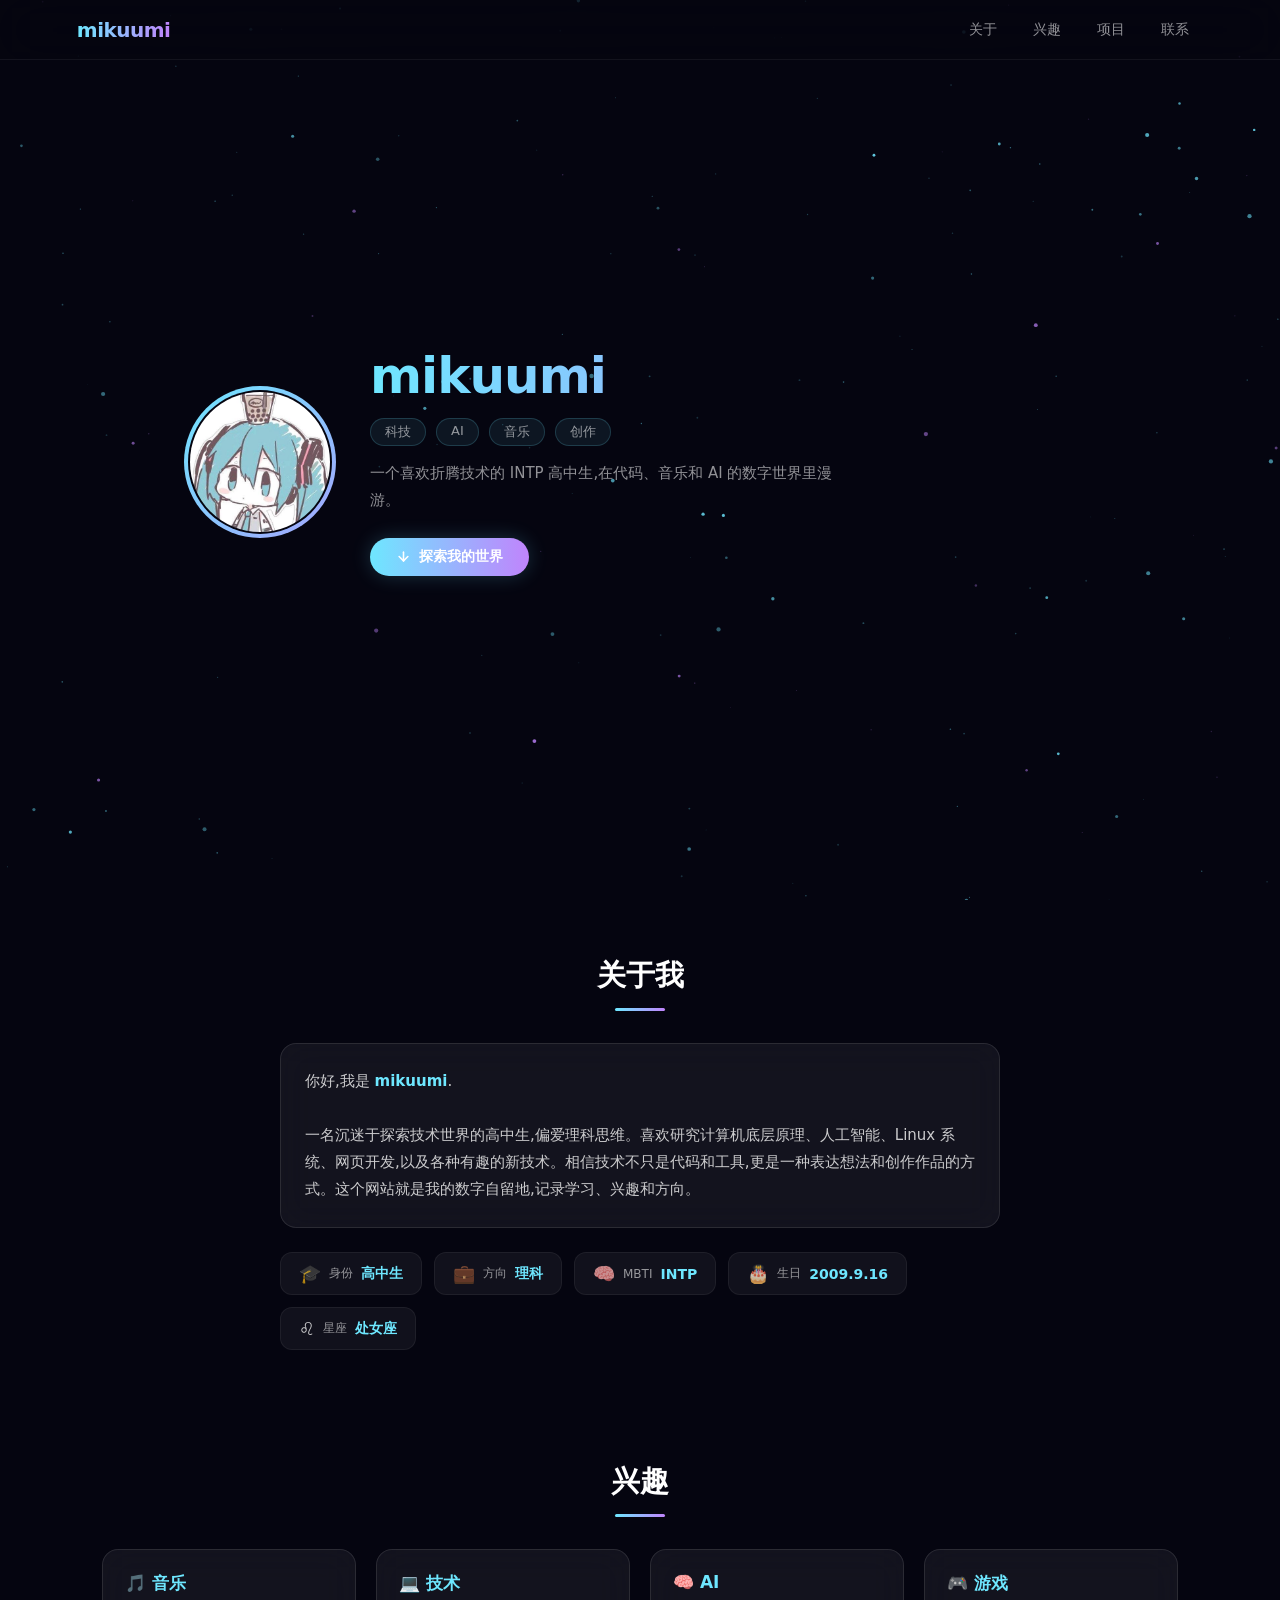
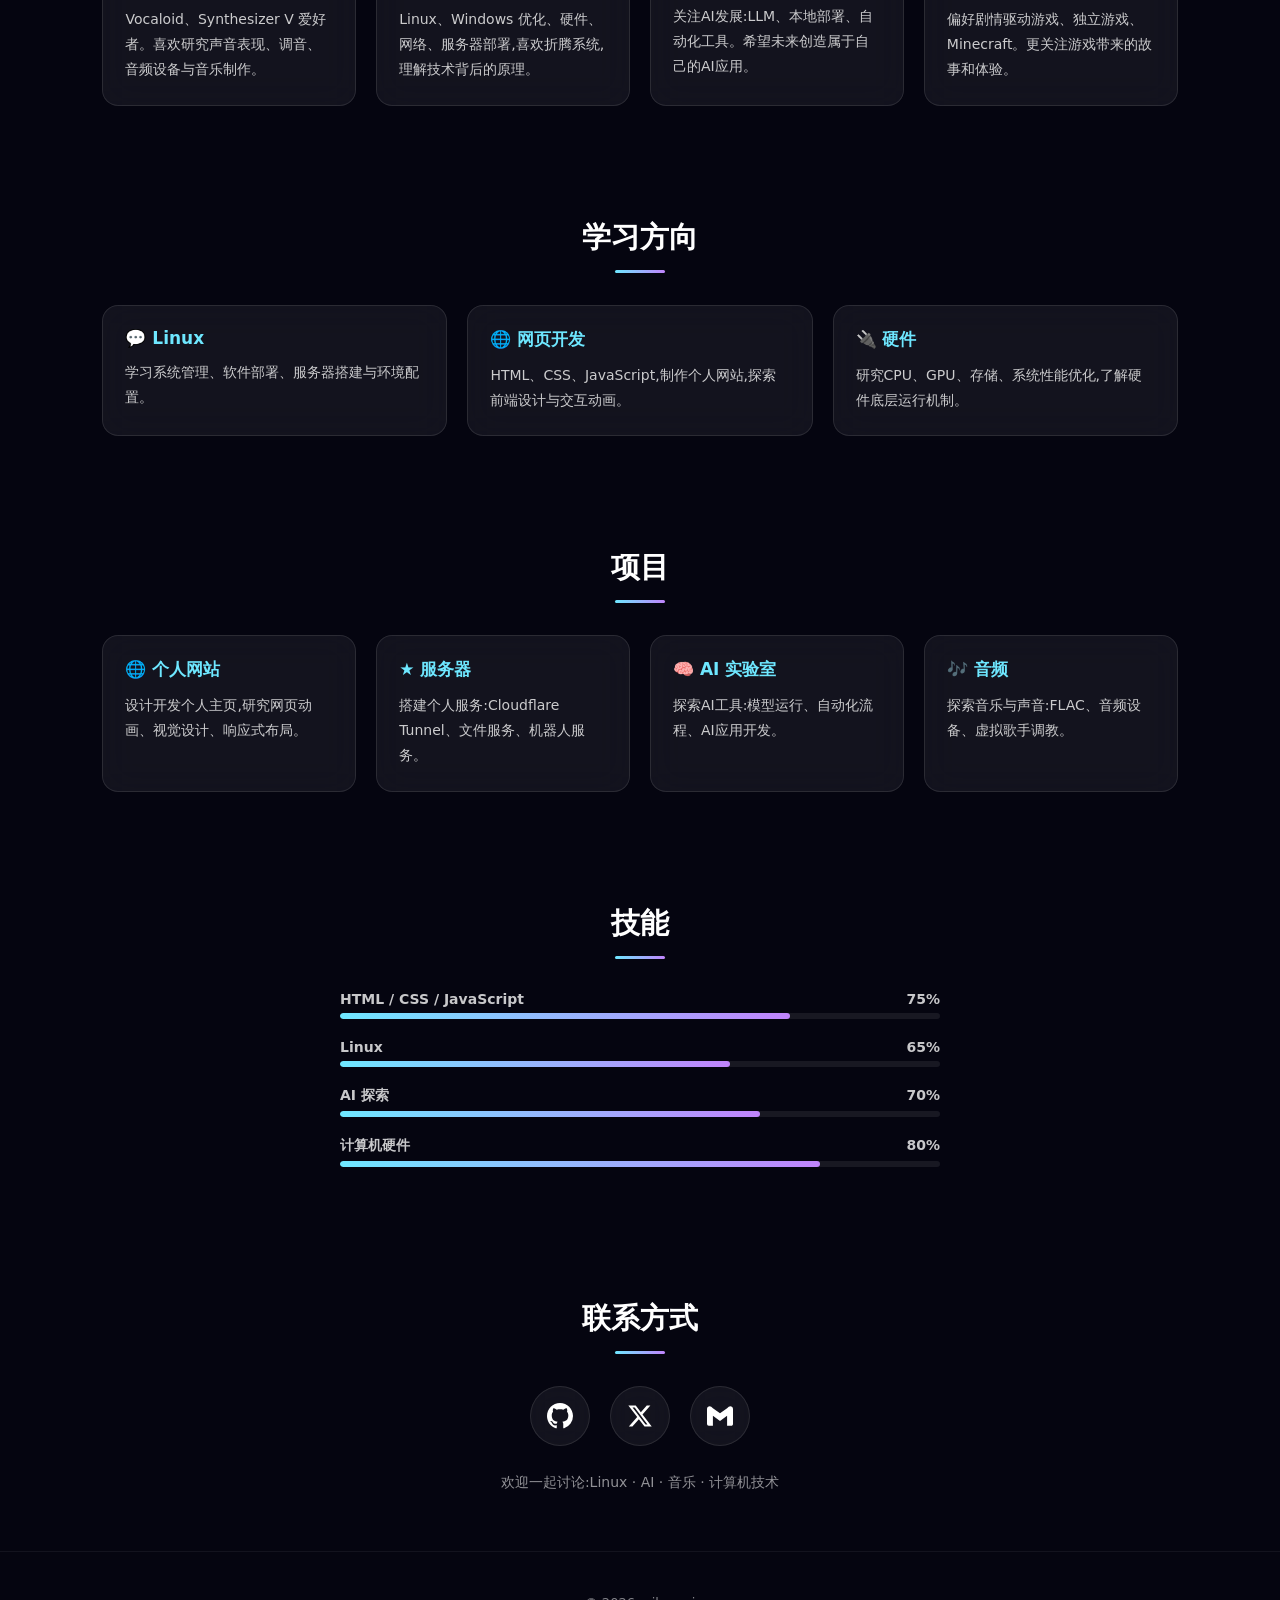
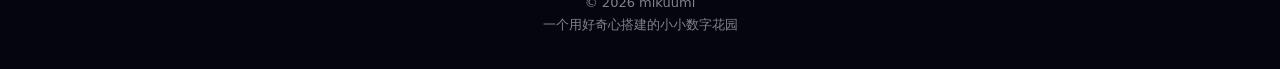
<file: index.html>
<!DOCTYPE html>
<html lang="zh-CN">
<head>
  <meta charset="UTF-8">
  <meta name="viewport" content="width=device-width, initial-scale=1.0">
  <title>mikuumi | 数字空间</title>
  <meta name="description" content="mikuumi 的个人数字空间——一个喜欢折腾技术的 INTP 高中生,在代码、音乐和 AI 的数字世界里漫游。关注 Linux、AI、硬件与虚拟歌手音乐。">
  <meta name="theme-color" content="#050510">
  <meta name="color-scheme" content="dark">
  <link rel="canonical" href="https://a.gugugagaea.de5.net/">
  <!-- Open Graph -->
  <meta property="og:type" content="website">
  <meta property="og:site_name" content="mikuumi">
  <meta property="og:title" content="mikuumi | 数字空间">
  <meta property="og:description" content="一个喜欢折腾技术的 INTP 高中生,在代码、音乐和 AI 的数字世界里漫游。">
  <meta property="og:url" content="https://a.gugugagaea.de5.net/">
  <meta property="og:image" content="https://a.gugugagaea.de5.net/%E5%9B%BE%E5%83%8F.png">
  <!-- 图标与样式 -->
  <link rel="icon" type="image/svg+xml" href="assets/favicon.svg">
  <link rel="stylesheet" href="css/style.css">
  <noscript><style>.reveal{opacity:1;transform:none}</style></noscript>
  <script src="js/main.js" defer></script>
</head>
<body>
  <canvas id="stars" aria-hidden="true"></canvas>
  <div class="cursor-glow" aria-hidden="true"></div>

  <header>
    <nav class="nav" aria-label="主导航">
      <a class="logo" href="#" aria-label="回到顶部">mikuumi</a>
      <div class="nav-links">
        <a href="#about">关于</a>
        <a href="#interest">兴趣</a>
        <a href="#project">项目</a>
        <a href="#contact">联系</a>
      </div>
    </nav>
  </header>

  <main>
    <!-- Hero -->
    <section class="hero" id="hero">
      <div class="hero-inner">
        <div class="avatar-wrapper rise" style="--d:.05s">
          <div class="avatar-ring"></div>
          <img src="图像.png" alt="mikuumi 的头像" class="avatar-svg" width="140" height="140" fetchpriority="high" decoding="async">
        </div>
        <div class="hero-text">
          <h1 class="rise" style="--d:.15s">mikuumi</h1>
          <ul class="hero-tags rise" style="--d:.25s">
            <li class="hero-tag">科技</li>
            <li class="hero-tag">AI</li>
            <li class="hero-tag">音乐</li>
            <li class="hero-tag">创作</li>
          </ul>
          <p class="hero-desc rise" style="--d:.35s">一个喜欢折腾技术的 INTP 高中生,在代码、音乐和 AI 的数字世界里漫游。</p>
          <a href="#about" class="btn-primary rise" style="--d:.45s">
            <svg viewBox="0 0 24 24" fill="none" stroke="currentColor" stroke-width="2.5" stroke-linecap="round" stroke-linejoin="round" aria-hidden="true"><line x1="12" y1="5" x2="12" y2="19"/><polyline points="19 12 12 19 5 12"/></svg>
            探索我的世界
          </a>
        </div>
      </div>
    </section>

    <!-- 关于我 -->
    <section id="about" class="reveal">
      <h2 class="section-title">关于我</h2>
      <div class="about-grid">
        <div class="about-bio">你好,我是 <b>mikuumi</b>.<br><br>一名沉迷于探索技术世界的高中生,偏爱理科思维。喜欢研究计算机底层原理、人工智能、Linux 系统、网页开发,以及各种有趣的新技术。相信技术不只是代码和工具,更是一种表达想法和创作作品的方式。这个网站就是我的数字自留地,记录学习、兴趣和方向。</div>
        <div class="about-info">
          <div class="about-badge"><span class="badge-icon" aria-hidden="true">🎓</span><span class="badge-label">身份</span><span class="badge-value">高中生</span></div>
          <div class="about-badge"><span class="badge-icon" aria-hidden="true">💼</span><span class="badge-label">方向</span><span class="badge-value">理科</span></div>
          <div class="about-badge"><span class="badge-icon" aria-hidden="true">🧠</span><span class="badge-label">MBTI</span><span class="badge-value">INTP</span></div>
          <div class="about-badge"><span class="badge-icon" aria-hidden="true">🎂</span><span class="badge-label">生日</span><span class="badge-value">2009.9.16</span></div>
          <div class="about-badge"><span class="badge-icon" aria-hidden="true">♌</span><span class="badge-label">星座</span><span class="badge-value">处女座</span></div>
        </div>
      </div>
    </section>

    <!-- 兴趣 -->
    <section id="interest" class="reveal">
      <h2 class="section-title">兴趣</h2>
      <div class="cards">
        <div class="card"><h3>🎵 音乐</h3><p>Vocaloid、Synthesizer V 爱好者。喜欢研究声音表现、调音、音频设备与音乐制作。</p></div>
        <div class="card"><h3>💻 技术</h3><p>Linux、Windows 优化、硬件、网络、服务器部署,喜欢折腾系统,理解技术背后的原理。</p></div>
        <div class="card"><h3>🧠 AI</h3><p>关注AI发展:LLM、本地部署、自动化工具。希望未来创造属于自己的AI应用。</p></div>
        <div class="card"><h3>🎮 游戏</h3><p>偏好剧情驱动游戏、独立游戏、Minecraft。更关注游戏带来的故事和体验。</p></div>
      </div>
    </section>

    <!-- 学习方向 -->
    <section id="learn" class="reveal">
      <h2 class="section-title">学习方向</h2>
      <div class="cards">
        <div class="card"><h3>💬 Linux</h3><p>学习系统管理、软件部署、服务器搭建与环境配置。</p></div>
        <div class="card"><h3>🌐 网页开发</h3><p>HTML、CSS、JavaScript,制作个人网站,探索前端设计与交互动画。</p></div>
        <div class="card"><h3>🔌 硬件</h3><p>研究CPU、GPU、存储、系统性能优化,了解硬件底层运行机制。</p></div>
      </div>
    </section>

    <!-- 项目 -->
    <section id="project" class="reveal">
      <h2 class="section-title">项目</h2>
      <div class="cards">
        <div class="card"><h3>🌐 个人网站</h3><p>设计开发个人主页,研究网页动画、视觉设计、响应式布局。</p></div>
        <div class="card"><h3>★ 服务器</h3><p>搭建个人服务:Cloudflare Tunnel、文件服务、机器人服务。</p></div>
        <div class="card"><h3>🧠 AI 实验室</h3><p>探索AI工具:模型运行、自动化流程、AI应用开发。</p></div>
        <div class="card"><h3>🎶 音频</h3><p>探索音乐与声音:FLAC、音频设备、虚拟歌手调教。</p></div>
      </div>
    </section>

    <!-- 技能 -->
    <section id="skills" class="reveal">
      <h2 class="section-title">技能</h2>
      <div class="skill"><div class="skill-name"><span>HTML / CSS / JavaScript</span><span>75%</span></div><div class="bar"><div class="progress" data-width="75"></div></div></div>
      <div class="skill"><div class="skill-name"><span>Linux</span><span>65%</span></div><div class="bar"><div class="progress" data-width="65"></div></div></div>
      <div class="skill"><div class="skill-name"><span>AI 探索</span><span>70%</span></div><div class="bar"><div class="progress" data-width="70"></div></div></div>
      <div class="skill"><div class="skill-name"><span>计算机硬件</span><span>80%</span></div><div class="bar"><div class="progress" data-width="80"></div></div></div>
    </section>

    <!-- 联系方式 -->
    <section id="contact" class="reveal">
      <h2 class="section-title">联系方式</h2>
      <div class="contact-grid">
        <a class="contact-btn github" href="https://github.com/miku-kumi" target="_blank" rel="noopener noreferrer" aria-label="GitHub(miku-kumi)">
          <svg viewBox="0 0 24 24" xmlns="http://www.w3.org/2000/svg" aria-hidden="true"><path d="M12 0C5.37 0 0 5.37 0 12c0 5.31 3.435 9.795 8.205 11.385.6.105.825-.255.825-.57 0-.285-.015-1.23-.015-2.235-3.015.555-3.795-.735-4.035-1.41-.135-.345-.72-1.41-1.23-1.695-.42-.225-1.02-.78-.015-.795.945-.015 1.62.87 1.845 1.23 1.08 1.815 2.805 1.305 3.495.99.105-.78.42-1.305.765-1.605-2.67-.3-5.46-1.335-5.46-5.925 0-1.305.465-2.385 1.23-3.225-.12-.3-.54-1.53.12-3.18 0 0 1.005-.315 3.3 1.23.96-.27 1.98-.405 3-.405s2.04.135 3 .405c2.295-1.56 3.3-1.23 3.3-1.23.66 1.65.24 2.88.12 3.18.765.84 1.23 1.905 1.23 3.225 0 4.605-2.805 5.625-5.475 5.925.435.375.81 1.095.81 2.22 0 1.605-.015 2.895-.015 3.3 0 .315.225.69.825.57A12.02 12.02 0 0 0 24 12c0-6.63-5.37-12-12-12z"/></svg>
        </a>
        <a class="contact-btn x" href="https://x.com/lyou93523" target="_blank" rel="noopener noreferrer" aria-label="X(Twitter)(@lyou93523)">
          <svg viewBox="0 0 24 24" xmlns="http://www.w3.org/2000/svg" aria-hidden="true"><path d="M18.244 2.25h3.308l-7.227 8.26 8.502 11.24H16.17l-5.214-6.817L4.99 21.75H1.68l7.73-8.835L1.254 2.25H8.08l4.713 6.231zm-1.161 17.52h1.833L7.084 4.126H5.117z"/></svg>
        </a>
        <a class="contact-btn gmail" href="mailto:qazwsxedcv158mikuumi@gmail.com" aria-label="发送邮件(qazwsxedcv158mikuumi@gmail.com)">
          <svg viewBox="0 0 24 24" xmlns="http://www.w3.org/2000/svg" aria-hidden="true"><path d="M24 5.457v13.909c0 .904-.732 1.636-1.636 1.636h-3.819V11.73L12 16.64l-6.545-4.91v9.273H1.636A1.636 1.636 0 0 1 0 19.366V5.457c0-2.023 2.309-3.178 3.927-1.964L5.455 4.91 12 9.548l6.545-4.637 1.528-1.418C21.691 2.28 24 3.434 24 5.457z"/></svg>
        </a>
      </div>
      <div class="contact-message">欢迎一起讨论:Linux · AI · 音乐 · 计算机技术</div>
    </section>
  </main>

  <footer>
    <span>&copy; 2026 mikuumi</span><br>
    <span>一个用好奇心搭建的小小数字花园</span>
  </footer>
</body>
</html>
</file>
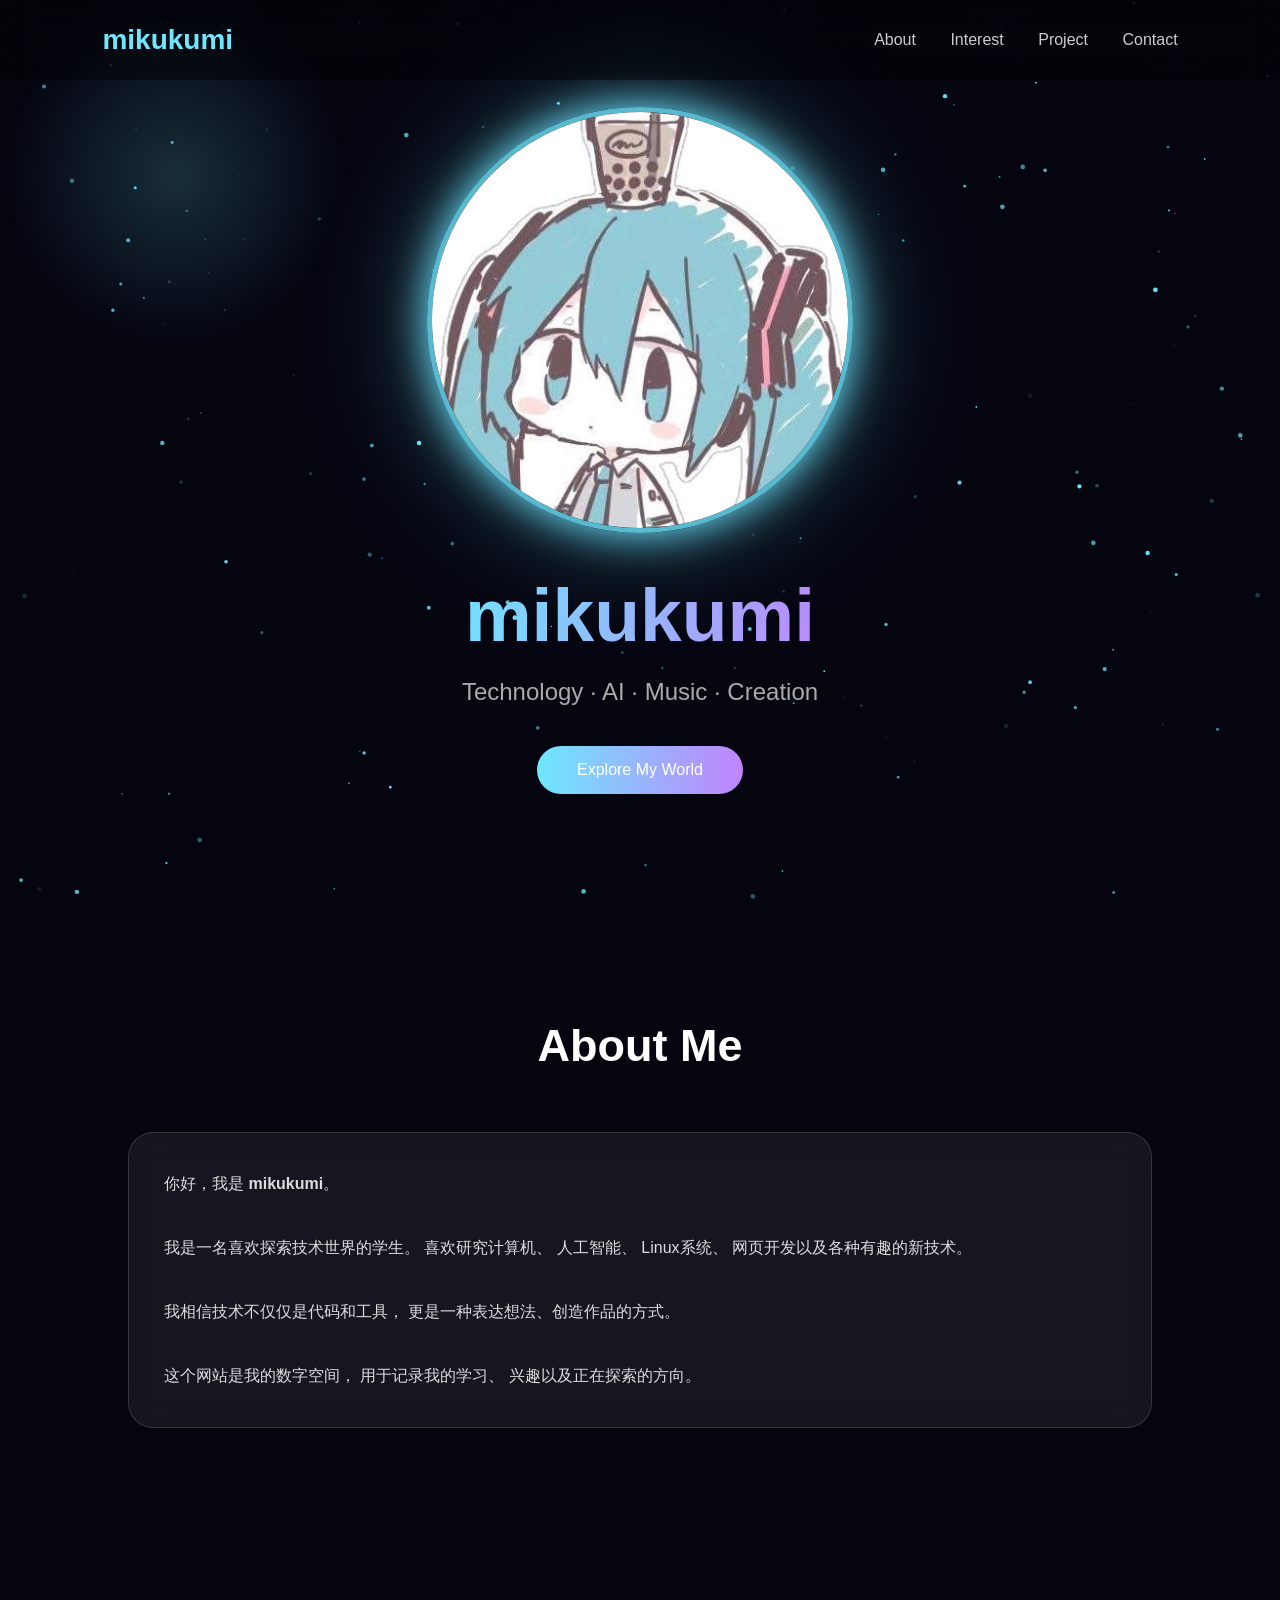
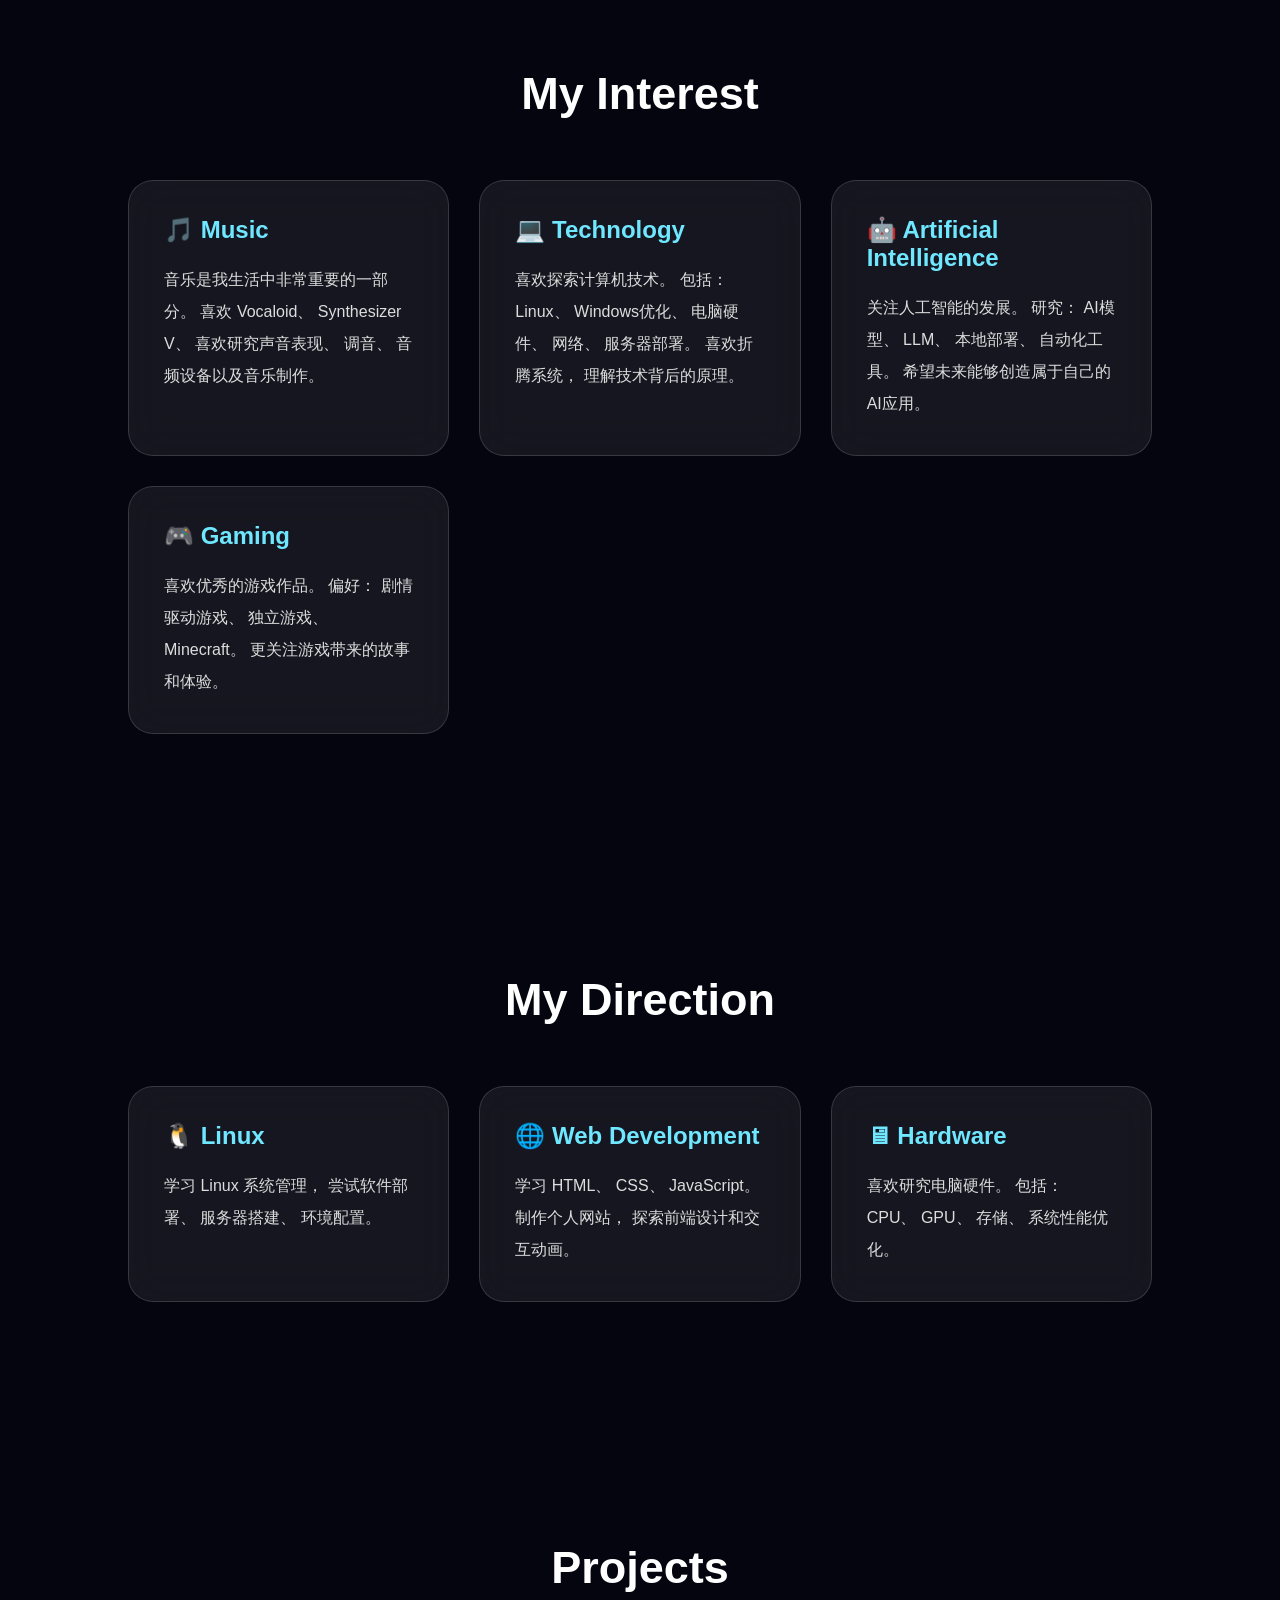
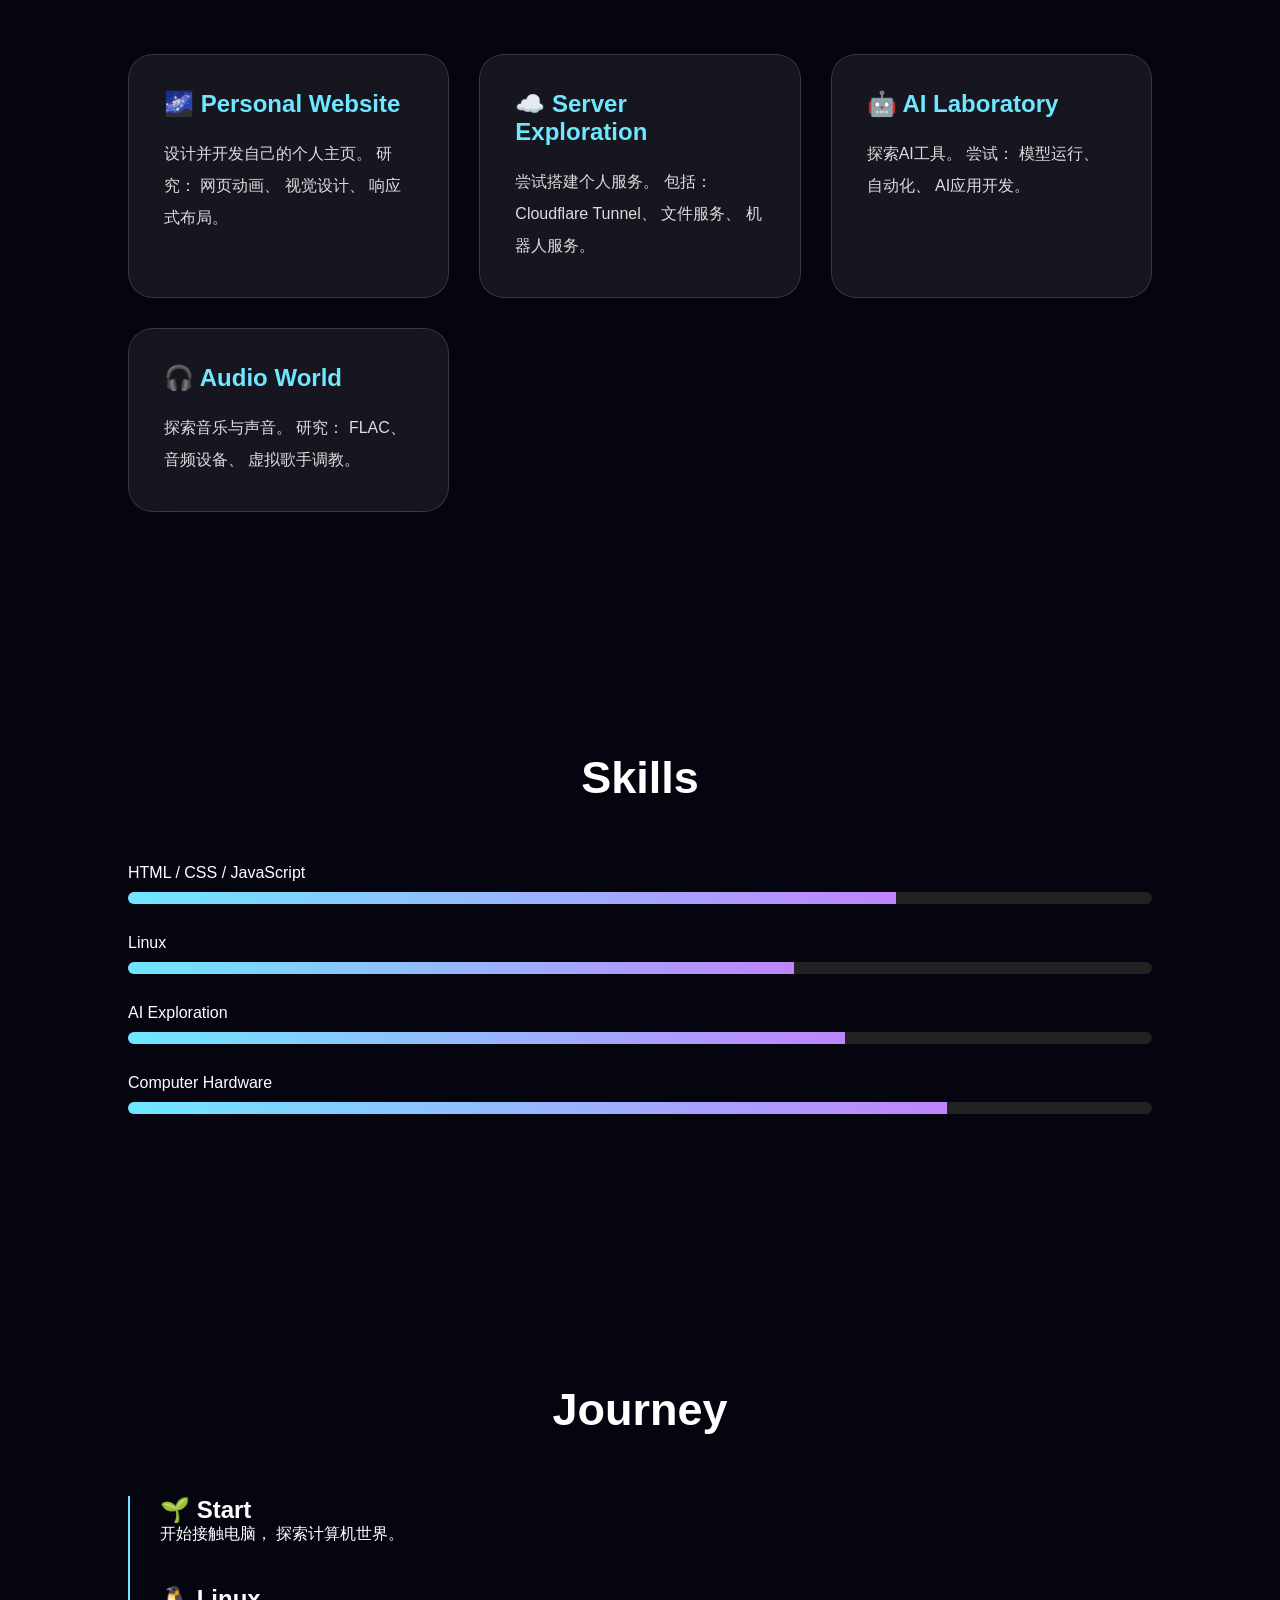
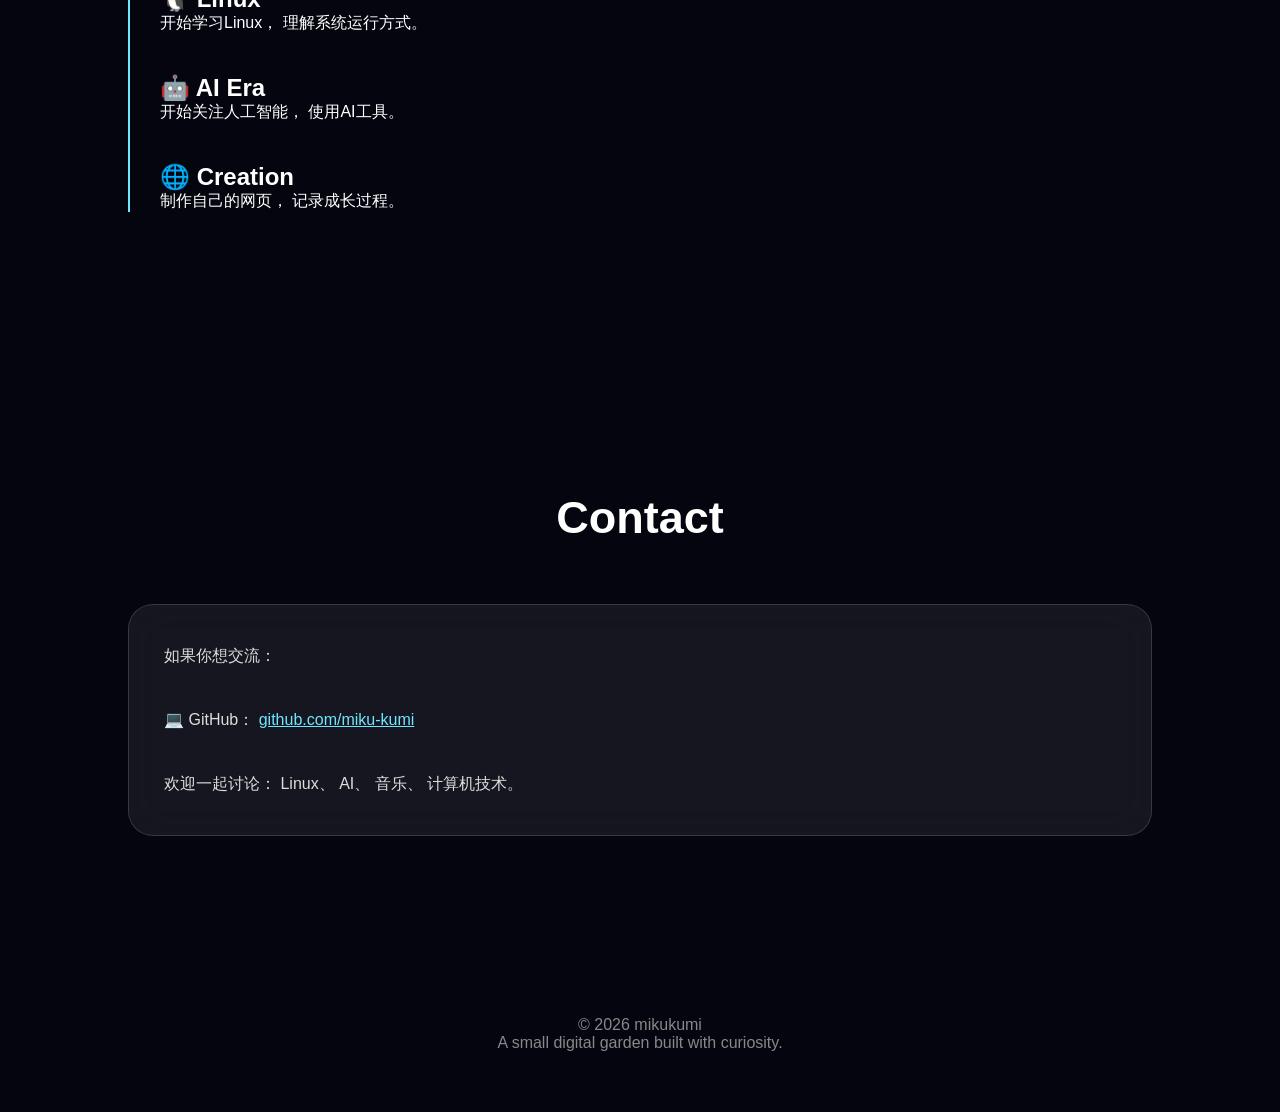
<file: index .html>
<!DOCTYPE html>
<html lang="zh-CN">

<head>

<meta charset="UTF-8">

<meta name="viewport" content="width=device-width, initial-scale=1.0">


<title>
mikukumi | Digital Space
</title>


<style>


/* ===== 基础 ===== */

*{

margin:0;
padding:0;
box-sizing:border-box;

}


html{

scroll-behavior:smooth;

}



body{

background:#050510;

color:white;

font-family:

"Segoe UI",
"Microsoft YaHei",
sans-serif;


overflow-x:hidden;


}



/* ===== 星空背景 ===== */


#stars{

position:fixed;

top:0;

left:0;

width:100%;

height:100%;

z-index:-3;


}




/* 鼠标光效 */


.cursor{

position:fixed;

width:350px;

height:350px;


border-radius:50%;


background:

radial-gradient(

circle,

rgba(110,231,255,.18),

transparent 70%

);



pointer-events:none;


z-index:-1;


}



/* ===== 导航 ===== */


nav{


position:fixed;


top:0;


left:0;


width:100%;


height:80px;



display:flex;


justify-content:space-between;


align-items:center;



padding:0 8%;



background:

rgba(0,0,0,.35);



backdrop-filter:

blur(20px);



z-index:20;


}




.logo{


font-size:28px;


font-weight:700;


color:#6ee7ff;


}



nav a{


color:white;


text-decoration:none;


margin-left:30px;


opacity:.8;


transition:.3s;


}



nav a:hover{


color:#6ee7ff;


}





/* ===== 首页 ===== */


.hero{


height:100vh;


display:flex;


justify-content:center;


align-items:center;


text-align:center;


}





.avatar{


width:426px;


height:426px;


object-fit:cover;


border-radius:50%;



border:

5px solid rgba(110,231,255,.8);



box-shadow:


0 0 40px #6ee7ff,


0 0 120px rgba(110,231,255,.4);



animation:

float 5s ease-in-out infinite;



}



@keyframes float{


50%{


transform:

translateY(-25px);


}



}




.hero h1{


font-size:75px;


margin-top:35px;



background:


linear-gradient(

90deg,

#6ee7ff,

#c084fc

);



-webkit-background-clip:text;



color:transparent;



}




.hero p{


font-size:24px;


margin-top:20px;


color:#aaa;



}




.button{


display:inline-block;


margin-top:40px;


padding:

15px 40px;



border-radius:50px;



background:


linear-gradient(

90deg,

#6ee7ff,

#c084fc

);



text-decoration:none;


color:white;


transition:.3s;



}



.button:hover{


transform:

scale(1.1);


box-shadow:

0 0 40px #6ee7ff;


}




/* ===== 通用区域 ===== */


section{


padding:

120px 10%;


}



.title{


font-size:45px;


text-align:center;


margin-bottom:60px;


}




.card{


background:


rgba(255,255,255,.07);



border:


1px solid rgba(255,255,255,.15);



border-radius:25px;



padding:35px;



backdrop-filter:

blur(20px);



transition:.4s;



}




.card:hover{


transform:

translateY(-15px);



box-shadow:


0 20px 60px

rgba(110,231,255,.25);



}




.cards{


display:grid;


grid-template-columns:


repeat(

auto-fit,

minmax(260px,1fr)

);



gap:30px;



}





.card h2{


color:#6ee7ff;


margin-bottom:20px;


}





.card p{


line-height:2;


color:#ddd;


}





/* ===== 技能条 ===== */



.skill{


margin:30px 0;


}



.skill-name{


margin-bottom:10px;


}



.bar{


height:12px;


background:#222;


border-radius:20px;


overflow:hidden;


}



.progress{


height:100%;



background:


linear-gradient(

90deg,

#6ee7ff,

#c084fc

);



animation:

load 2s;



}



@keyframes load{


from{


width:0;


}


to{


width:100%;


}



}





/* ===== 时间轴 ===== */


.timeline{


border-left:

2px solid #6ee7ff;



padding-left:30px;


}



.time-item{


margin-bottom:40px;


}




/* ===== 动画 ===== */



.hidden{


opacity:0;


transform:

translateY(50px);



transition:

1s;


}



.show{


opacity:1;


transform:none;


}





footer{


text-align:center;


padding:60px;


color:#888;


}





</style>


</head>



<body>


<canvas id="stars"></canvas>


<div class="cursor"></div>



<nav>


<div class="logo">

mikukumi

</div>


<div>


<a href="#about">
About
</a>


<a href="#interest">
Interest
</a>


<a href="#project">
Project
</a>


<a href="#contact">
Contact
</a>


</div>


</nav>




<section class="hero">


<div>


<img

src="图像.png"

class="avatar"

>



<h1>

mikukumi

</h1>



<p>

Technology · AI · Music · Creation

</p>



<a

href="#about"

class="button">

Explore My World

</a>



</div>


</section>


<!-- =================
About Me
================= -->


<section id="about" class="hidden">


<h1 class="title">
About Me
</h1>



<div class="card">


<p>

你好，我是 <b>mikukumi</b>。

<br><br>


我是一名喜欢探索技术世界的学生。

喜欢研究计算机、
人工智能、
Linux系统、
网页开发以及各种有趣的新技术。


<br><br>


我相信技术不仅仅是代码和工具，
更是一种表达想法、创造作品的方式。


<br><br>


这个网站是我的数字空间，
用于记录我的学习、
兴趣以及正在探索的方向。

</p>


</div>


</section>






<!-- =================
兴趣
================= -->


<section id="interest" class="hidden">


<h1 class="title">

My Interest

</h1>



<div class="cards">





<div class="card">


<h2>
🎵 Music
</h2>


<p>

音乐是我生活中非常重要的一部分。

喜欢 Vocaloid、
Synthesizer V、


喜欢研究声音表现、
调音、
音频设备以及音乐制作。

</p>


</div>






<div class="card">


<h2>
💻 Technology
</h2>


<p>

喜欢探索计算机技术。

包括：

Linux、
Windows优化、
电脑硬件、
网络、
服务器部署。


喜欢折腾系统，
理解技术背后的原理。

</p>


</div>






<div class="card">


<h2>
🤖 Artificial Intelligence
</h2>


<p>

关注人工智能的发展。

研究：

AI模型、
LLM、
本地部署、
自动化工具。


希望未来能够创造属于自己的AI应用。

</p>


</div>







<div class="card">


<h2>
🎮 Gaming
</h2>


<p>

喜欢优秀的游戏作品。

偏好：

剧情驱动游戏、
独立游戏、
Minecraft。


更关注游戏带来的故事和体验。

</p>


</div>





</div>


</section>








<!-- =================
方向
================= -->


<section class="hidden">


<h1 class="title">

My Direction

</h1>



<div class="cards">





<div class="card">


<h2>

🐧 Linux

</h2>


<p>

学习 Linux 系统管理，

尝试软件部署、
服务器搭建、
环境配置。


</p>


</div>





<div class="card">


<h2>

🌐 Web Development

</h2>


<p>

学习 HTML、
CSS、
JavaScript。


制作个人网站，
探索前端设计和交互动画。

</p>


</div>






<div class="card">


<h2>

🖥 Hardware

</h2>


<p>

喜欢研究电脑硬件。

包括：

CPU、
GPU、
存储、
系统性能优化。


</p>


</div>






</div>


</section>







<!-- =================
项目
================= -->


<section id="project" class="hidden">


<h1 class="title">

Projects

</h1>



<div class="cards">






<div class="card">


<h2>

🌌 Personal Website

</h2>


<p>

设计并开发自己的个人主页。


研究：

网页动画、
视觉设计、
响应式布局。


</p>


</div>








<div class="card">


<h2>

☁️ Server Exploration

</h2>


<p>

尝试搭建个人服务。


包括：

Cloudflare Tunnel、
文件服务、
机器人服务。


</p>


</div>







<div class="card">


<h2>

🤖 AI Laboratory

</h2>


<p>

探索AI工具。

尝试：

模型运行、
自动化、
AI应用开发。


</p>


</div>






<div class="card">


<h2>

🎧 Audio World

</h2>


<p>

探索音乐与声音。


研究：

FLAC、
音频设备、
虚拟歌手调教。


</p>


</div>






</div>


</section>








<!-- =================
技能
================= -->


<section class="hidden">


<h1 class="title">

Skills

</h1>





<div class="skill">


<div class="skill-name">

HTML / CSS / JavaScript

</div>


<div class="bar">

<div class="progress"

style="width:75%">

</div>

</div>


</div>





<div class="skill">


<div class="skill-name">

Linux

</div>


<div class="bar">

<div class="progress"

style="width:65%">

</div>

</div>


</div>






<div class="skill">


<div class="skill-name">

AI Exploration

</div>


<div class="bar">

<div class="progress"

style="width:70%">

</div>

</div>


</div>






<div class="skill">


<div class="skill-name">

Computer Hardware

</div>


<div class="bar">

<div class="progress"

style="width:80%">

</div>

</div>


</div>




</section>






<!-- =================
时间线
================= -->


<section class="hidden">


<h1 class="title">

Journey

</h1>



<div class="timeline">





<div class="time-item">


<h2>
🌱 Start
</h2>


<p>

开始接触电脑，
探索计算机世界。

</p>


</div>





<div class="time-item">


<h2>

🐧 Linux

</h2>


<p>

开始学习Linux，
理解系统运行方式。

</p>


</div>







<div class="time-item">


<h2>

🤖 AI Era

</h2>


<p>

开始关注人工智能，
使用AI工具。

</p>


</div>








<div class="time-item">


<h2>

🌐 Creation

</h2>


<p>

制作自己的网页，
记录成长过程。

</p>


</div>




</div>


</section>







<!-- =================
Contact
================= -->


<section id="contact" class="hidden">


<h1 class="title">

Contact

</h1>



<div class="card">


<p>

如果你想交流：

<br><br>


💻 GitHub：

<a href="https://github.com/miku-kumi"

style="color:#6ee7ff">

github.com/miku-kumi

</a>


<br><br>


欢迎一起讨论：

Linux、
AI、
音乐、
计算机技术。


</p>



</div>


</section>






<footer>


© 2026 mikukumi

<br>

A small digital garden built with curiosity.


</footer>
<script>


// =====================
// 滚动出现动画
// =====================


const observer = new IntersectionObserver(

(entries)=>{


entries.forEach(

item=>{


if(item.isIntersecting){

item.target.classList.add("show");

}


}

);


}


);



document
.querySelectorAll(".hidden")
.forEach(

el=>observer.observe(el)

);






// =====================
// 鼠标跟随光效
// =====================



const cursor =
document.querySelector(".cursor");



document.addEventListener(

"mousemove",

(e)=>{


cursor.style.left =
e.clientX - 175 + "px";


cursor.style.top =
e.clientY - 175 + "px";


}

);






// =====================
// 星空粒子系统
// =====================



const canvas =
document.getElementById("stars");


const ctx =
canvas.getContext("2d");



let width =
canvas.width =
window.innerWidth;


let height =
canvas.height =
window.innerHeight;



window.addEventListener(

"resize",

()=>{


width =
canvas.width =
window.innerWidth;


height =
canvas.height =
window.innerHeight;


}

);






let stars=[];



for(let i=0;i<180;i++){


stars.push({


x:
Math.random()*width,


y:
Math.random()*height,


size:
Math.random()*2+0.5,


speed:
Math.random()*0.3+0.05,


opacity:
Math.random()


});


}






function drawStars(){



ctx.clearRect(

0,

0,

width,

height

);



stars.forEach(

star=>{


ctx.beginPath();


ctx.fillStyle =

`rgba(110,231,255,${star.opacity})`;



ctx.arc(

star.x,

star.y,

star.size,

0,

Math.PI*2

);



ctx.fill();





star.y -= star.speed;





if(star.y<0){


star.y=height;


star.x=Math.random()*width;


}



}

);




requestAnimationFrame(drawStars);



}



drawStars();








// =====================
// 页面进入淡入
// =====================



window.onload=()=>{


document.body.style.opacity="1";


}



</script>



</body>

</html>
</file>
<file: css/style.css>
/* ============================================================
   mikuumi · 数字空间
   结构:Design Tokens → Base → 背景 → 导航 → Hero → 通用区块
        → 卡片 → 关于 → 技能 → 联系 → 页脚 → 动效偏好 → 响应式
   约定:颜色/圆角/缓动一律引用 :root Token,不要写裸值。
   ============================================================ */

/* ---------- Design Tokens ---------- */
:root {
  color-scheme: dark; /* 滚动条等原生控件跟随深色 */
  /* 色彩 */
  --bg: #050510;
  --surface: rgba(255, 255, 255, .06);
  --surface-hover: rgba(110, 231, 255, .08);
  --border-soft: rgba(255, 255, 255, .06);
  --border: rgba(255, 255, 255, .10);
  --border-accent: rgba(110, 231, 255, .18);
  --primary: #6ee7ff;
  --secondary: #c084fc;
  --text: #ffffff;
  --text-body: rgba(255, 255, 255, .78);
  --text-muted: rgba(255, 255, 255, .56);
  --text-faint: rgba(255, 255, 255, .50); /* ≥4.5:1 满足 WCAG AA(13px 小字) */
  --glow: rgba(110, 231, 255, .20);
  --glow-strong: rgba(110, 231, 255, .34);
  --grad-brand: linear-gradient(90deg, var(--primary), var(--secondary));
  /* 形状 */
  --radius-s: 12px;
  --radius-m: 16px;
  --radius-pill: 50px;
  /* 动效 */
  --ease-out: cubic-bezier(.22, .61, .36, 1);
  --ease-soft: cubic-bezier(.15, .75, .35, 1);
  --dur-fast: .3s;
  --dur-slow: .8s;
}

/* ---------- Base ---------- */
* { margin: 0; padding: 0; box-sizing: border-box; }
html { scroll-behavior: smooth; scroll-padding-top: 76px; overflow-x: hidden; }
body {
  background: var(--bg);
  color: var(--text);
  font-family: "Segoe UI", "Microsoft YaHei", system-ui, sans-serif;
  overflow-x: hidden;
  -webkit-font-smoothing: antialiased;
}
img { max-width: 100%; }
::selection { background: rgba(110, 231, 255, .28); color: var(--text); } /* 选区用品牌青 */
a { -webkit-tap-highlight-color: transparent; } /* 自定义交互已有完整状态反馈,压掉系统灰块 */
:focus-visible { outline: 2px solid var(--primary); outline-offset: 3px; } /* 不改 border-radius,避免聚焦时圆角跳变 */

/* ---------- 背景 ---------- */
#stars { position: fixed; top: 0; left: 0; width: 100%; height: 100%; z-index: -3; } /* 显式四向偏移,兼容旧版 Safari */
.cursor-glow {
  position: fixed; top: 0; left: 0;
  width: 350px; height: 350px; border-radius: 50%;
  background: radial-gradient(circle, rgba(110, 231, 255, .12), transparent 70%);
  pointer-events: none; z-index: -1;
  transform: translate(-500px, -500px); /* 初始移出屏幕,避免角落闪光 */
  will-change: transform;
}

/* ---------- 导航 ---------- */
.nav {
  position: fixed; top: 0; left: 0; width: 100%; height: 60px;
  display: flex; justify-content: space-between; align-items: center;
  padding: 0 6%;
  background: rgba(5, 5, 16, .40);
  backdrop-filter: blur(24px); -webkit-backdrop-filter: blur(24px);
  border-bottom: 1px solid var(--border-soft);
  transition: background var(--dur-fast) var(--ease-out), border-color var(--dur-fast) var(--ease-out);
  z-index: 20;
}
.nav.scrolled { background: rgba(5, 5, 16, .74); border-bottom-color: var(--border); }
.logo {
  display: inline-block; font-size: 20px; font-weight: 700; letter-spacing: -.5px;
  text-decoration: none; cursor: pointer; /* 与 h1 同词同字距,品牌一致 */
  background: var(--grad-brand);
  -webkit-background-clip: text; background-clip: text;
  -webkit-text-fill-color: transparent;
}
.nav-links { display: flex; gap: 8px; }
.nav-links a {
  color: var(--text-muted); text-decoration: none;
  padding: 6px 14px; font-size: 14px; border-radius: 20px;
  transition: color var(--dur-fast) var(--ease-out), background var(--dur-fast) var(--ease-out);
}
.nav-links a:hover,
.nav-links a.active { color: var(--primary); background: var(--surface-hover); }

/* ---------- Hero ---------- */
.hero {
  min-height: 100vh; min-height: 100svh; /* svh 防手机地址栏抖动 */
  display: flex; align-items: center; justify-content: center;
  padding: 72px 6% 48px;
}
.hero-inner { display: flex; align-items: center; gap: 40px; max-width: 900px; width: 100%; }
.avatar-wrapper { position: relative; flex-shrink: 0; width: 140px; height: 140px; }
.avatar-ring {
  position: absolute; top: -6px; right: -6px; bottom: -6px; left: -6px; border-radius: 50%;
  background: linear-gradient(135deg, var(--primary), var(--secondary), var(--primary));
  background-size: 300% 300%;
  animation: ring-spin 4s linear infinite; /* 无限旋转,linear 属于例外许可 */
  z-index: -1;
}
.avatar-ring::after { content: ""; position: absolute; top: 4px; right: 4px; bottom: 4px; left: 4px; border-radius: 50%; background: var(--bg); }
.avatar-svg {
  width: 100%; height: 100%; border-radius: 50%;
  display: block; position: relative; z-index: 1;
  object-fit: cover; background: var(--bg);
  animation: float 5s ease-in-out infinite;
}
.hero-text { flex: 1; text-align: left; }
.hero h1 {
  font-size: clamp(32px, 5.5vw, 50px);
  background: var(--grad-brand);
  -webkit-background-clip: text; background-clip: text;
  -webkit-text-fill-color: transparent;
  letter-spacing: -1px; line-height: 1.1;
}
.hero-tags { display: flex; flex-wrap: wrap; gap: 10px; margin-top: 14px; list-style: none; }
.hero-tag {
  padding: 4px 14px; border-radius: 20px;
  background: var(--surface-hover);
  border: 1px solid var(--border-accent);
  color: var(--text-muted); font-size: 13px;
} /* 纯展示标签,无 hover 态 —— 不假装可点击 */
.hero-desc { margin-top: 14px; color: var(--text-muted); font-size: 15px; line-height: 1.8; max-width: 480px; }
.btn-primary {
  display: inline-flex; align-items: center; gap: 8px;
  margin-top: 24px; padding: 10px 26px;
  border-radius: var(--radius-pill);
  background: var(--grad-brand);
  color: #fff; text-decoration: none; font-weight: 600; font-size: 14px;
  box-shadow: 0 0 20px var(--glow); /* Glow 只给关键 CTA */
  transition: transform var(--dur-fast) var(--ease-out), box-shadow var(--dur-fast) var(--ease-out);
}
.btn-primary:hover { transform: translateY(-2px); box-shadow: 0 6px 30px var(--glow-strong); }
.btn-primary:active { transform: translateY(0); box-shadow: 0 0 14px var(--glow); }
.btn-primary svg { width: 15px; height: 15px; }

/* 进入动画:纯 CSS,不依赖 JS(禁 JS 也能完整显示) */
.rise { animation: rise var(--dur-slow) var(--ease-out) both; animation-delay: var(--d, 0s); }
@keyframes rise { from { opacity: 0; transform: translateY(18px); } to { opacity: 1; transform: none; } }
@keyframes ring-spin { 0% { background-position: 0% 50%; } 50% { background-position: 100% 50%; } 100% { background-position: 0% 50%; } }
@keyframes float { 0%, 100% { transform: translateY(0); } 50% { transform: translateY(-14px); } }

/* ---------- 通用区块 ---------- */
section { padding: 56px 8%; }
.section-title {
  font-size: clamp(21px, 3vw, 29px);
  text-align: center; margin-bottom: 32px; font-weight: 700;
}
.section-title::after {
  content: ""; display: block;
  width: 50px; height: 3px; margin: 12px auto 0;
  background: var(--grad-brand); border-radius: 4px;
}
/* 滚动显现(js/main.js 的 IntersectionObserver 切换 .visible) */
.reveal { opacity: 0; transform: translateY(28px); transition: opacity var(--dur-slow) var(--ease-out), transform var(--dur-slow) var(--ease-out); } /* 与 .rise 同曲线,进入语言统一 */
.reveal.visible { opacity: 1; transform: none; }

/* ---------- 卡片 ---------- */
.cards {
  display: grid; grid-template-columns: repeat(auto-fit, minmax(240px, 1fr));
  gap: 20px;
  max-width: 1280px; margin-inline: auto; /* 超宽屏下限制行宽 */
}
.card {
  background: var(--surface);
  border: 1px solid var(--border);
  border-radius: var(--radius-m);
  padding: 22px;
  backdrop-filter: blur(16px); -webkit-backdrop-filter: blur(16px);
  transition: transform .35s var(--ease-out), border-color .35s var(--ease-out), box-shadow .35s var(--ease-out);
}
.card:hover { transform: translateY(-6px); border-color: rgba(110, 231, 255, .25); box-shadow: 0 16px 40px rgba(110, 231, 255, .12); }
.card h3 { color: var(--primary); margin-bottom: 12px; font-size: 17px; }
.card p { line-height: 1.8; color: var(--text-body); font-size: 14px; }

/* ---------- 关于我 ---------- */
.about-grid { display: flex; flex-direction: column; gap: 24px; max-width: 720px; margin: 0 auto; } /* 720px ≈ 48 字/行,中文舒适阅读行宽 */
.about-bio {
  background: var(--surface);
  border: 1px solid var(--border);
  border-radius: var(--radius-m);
  padding: 24px;
  backdrop-filter: blur(16px); -webkit-backdrop-filter: blur(16px);
  line-height: 1.8; color: var(--text-body); font-size: 15px;
}
.about-bio b { color: var(--primary); }
.about-info { display: flex; flex-wrap: wrap; gap: 12px; }
.about-badge {
  display: inline-flex; align-items: center; gap: 8px;
  padding: 10px 18px; border-radius: var(--radius-s);
  background: rgba(255, 255, 255, .05);
  border: 1px solid var(--border-soft);
  font-size: 14px; color: var(--text-body);
} /* 纯信息徽章,无 hover 态 */
.badge-icon { font-size: 18px; }
.badge-label { color: var(--text-muted); font-size: 12px; }
.badge-value { font-weight: 600; color: var(--primary); }

/* ---------- 技能 ---------- */
.skill { margin-bottom: 20px; max-width: 600px; margin-left: auto; margin-right: auto; }
.skill-name { display: flex; justify-content: space-between; margin-bottom: 6px; font-weight: 600; font-size: 14px; color: var(--text-body); }
.bar { height: 6px; background: rgba(255, 255, 255, .08); border-radius: 10px; overflow: hidden; }
.progress {
  height: 100%; width: 0; border-radius: 10px;
  background: var(--grad-brand);
  transition: width 1.2s var(--ease-soft);
  transition-delay: .25s; /* 区块先浮现,进度条后生长 —— 时序分层 */
}

/* ---------- 联系方式 ---------- */
.contact-grid { display: flex; justify-content: center; gap: 20px; }
.contact-btn {
  display: flex; align-items: center; justify-content: center;
  width: 60px; height: 60px; border-radius: 50%;
  background: var(--surface);
  border: 1px solid var(--border);
  color: #fff; text-decoration: none;
  backdrop-filter: blur(12px); -webkit-backdrop-filter: blur(12px);
  transition: transform .35s var(--ease-out), border-color .35s var(--ease-out), box-shadow .35s var(--ease-out);
}
.contact-btn svg { width: 26px; height: 26px; fill: currentColor; transition: transform .35s var(--ease-out); }
.contact-btn:hover svg { transform: scale(1.15); }
.contact-btn.github:hover { border-color: rgba(255, 255, 255, .3); transform: translateY(-4px); box-shadow: 0 10px 24px rgba(255, 255, 255, .08); }
.contact-btn.x:hover { border-color: rgba(110, 231, 255, .35); transform: translateY(-4px); box-shadow: 0 10px 24px rgba(110, 231, 255, .10); }
.contact-btn.gmail:hover { border-color: rgba(234, 67, 53, .35); transform: translateY(-4px); box-shadow: 0 10px 24px rgba(234, 67, 53, .10); }
.contact-btn:active { transform: translateY(-1px) scale(.97); }
.contact-message { text-align: center; margin-top: 24px; color: var(--text-muted); font-size: 14px; line-height: 1.8; }

/* ---------- 页脚 ---------- */
footer {
  text-align: center; padding: 40px 5% 32px;
  color: var(--text-faint); font-size: 13px;
  border-top: 1px solid var(--border-soft);
}
footer span { display: inline-block; margin: 3px 0; }

/* ---------- 动效偏好 / 触屏 ---------- */
@media (hover: none) { .cursor-glow { display: none; } }
@media (prefers-reduced-motion: reduce) {
  html { scroll-behavior: auto; }
  *, *::before, *::after {
    animation-duration: .01ms !important;
    animation-iteration-count: 1 !important;
    transition-duration: .01ms !important;
    transition-delay: 0s !important; /* 时长清零不够,延迟也要清,否则技能条空等 .25s */
  }
  .cursor-glow { display: none; }
}

/* ---------- 响应式 ---------- */
@media (max-width: 768px) {
  html { scroll-padding-top: 68px; }
  .nav { height: 56px; padding: 0 5%; }
  .nav-links { gap: 4px; }
  .nav-links a { padding: 6px 10px; font-size: 13px; }
  .hero { min-height: 100vh; min-height: 100svh; padding: 64px 5% 36px; }
  .hero-inner { flex-direction: column; text-align: center; gap: 24px; }
  .avatar-wrapper { width: 104px; height: 104px; }
  .hero-text { text-align: center; }
  .hero-tags { justify-content: center; }
  .hero-desc { margin-inline: auto; }
  section { padding: 44px 5%; }
  .section-title { margin-bottom: 24px; }
  .cards { grid-template-columns: 1fr; gap: 16px; }
  .card { padding: 18px; }
  .about-info { justify-content: center; }
  .about-badge { padding: 8px 14px; font-size: 13px; }
  .contact-grid { gap: 16px; }
  .contact-btn { width: 52px; height: 52px; }
  .contact-btn svg { width: 22px; height: 22px; }
}
@media (max-width: 480px) {
  .nav { padding: 0 4%; }
  .logo { font-size: 18px; }
  .nav-links { gap: 2px; }
  .nav-links a { padding: 6px 9px; font-size: 12px; }
  .hero h1 { font-size: clamp(30px, 11vw, 38px); }
  .hero-tag { font-size: 12px; padding: 4px 12px; }
  .about-badge { flex: 1 1 calc(50% - 6px); justify-content: center; }
}
</file>
